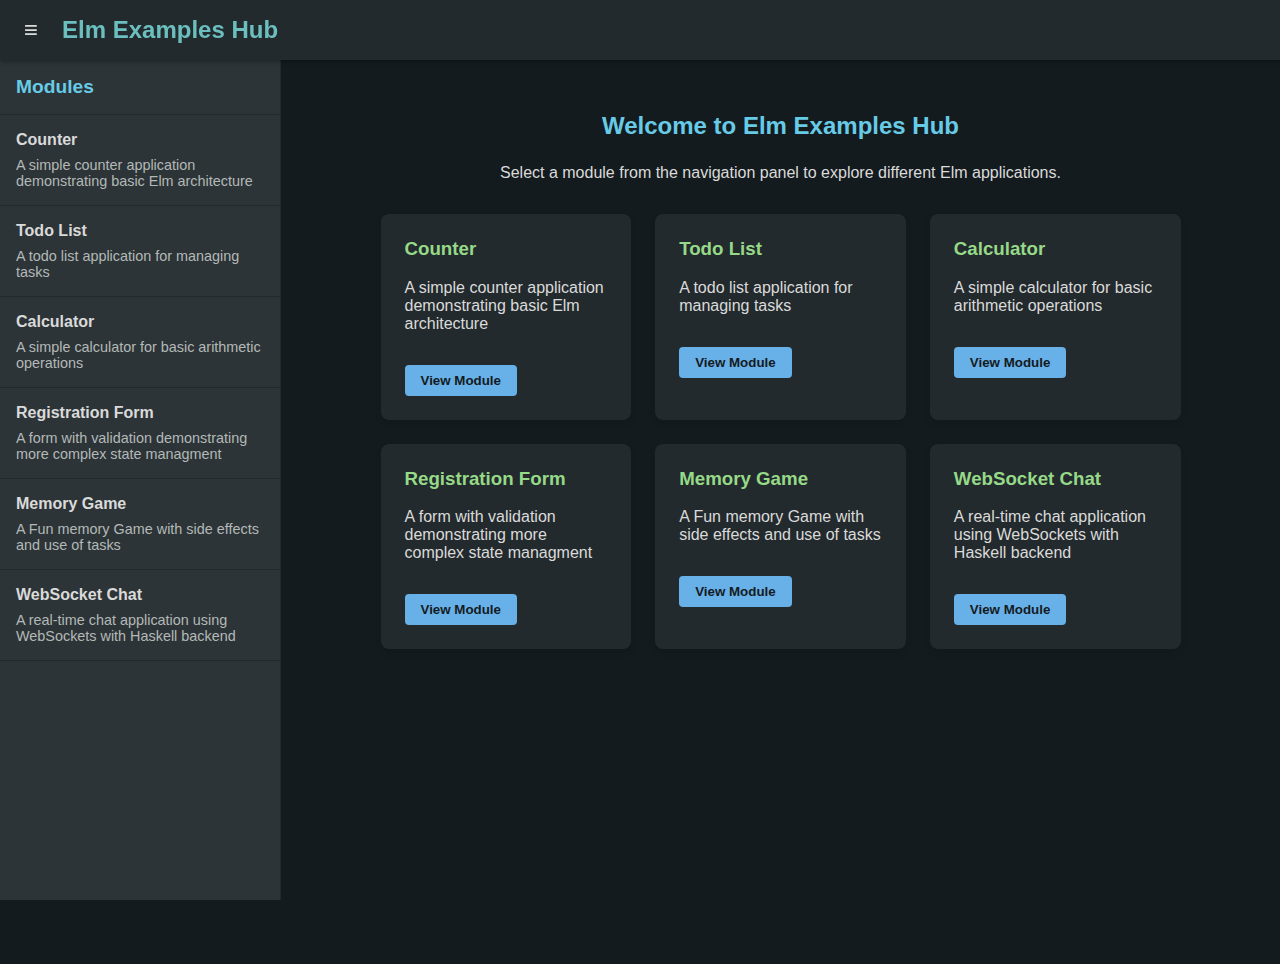
<file: index.html>
<!DOCTYPE html>
<html lang="en">
  <head>
    <meta charset="utf-8">
    <meta name="viewport" content="width=device-width, initial-scale=1.0">
    <title>Elm Examples Hub</title>
    <link rel="stylesheet" href="./style.css">
  </head>
  <body>
    <!-- Specific div for Elm to take over -->
    <div id="elm-app"></div>

    <!-- Load Elm application first -->
    <script src="elm.js"></script>

    <!-- Initialize Elm and make it globally available to other scripts -->
    <script>
      document.addEventListener('DOMContentLoaded', function() {
        // Initialize Elm app and store it in a global variable
        //window.elmApp = Elm.Main.init({
        //  node: document.getElementById("elm-app")
        //});
        console.log("Elm application initialized successfully");
      });
    </script>

    <!-- Then load WebSocket script which will use the global elmApp -->
    <script src="public/websocket.js"></script>
  </body>
</html>
</file>
<file: style.css>
/* Everblush color palette */
:root {
    --ev-background: #141b1e;
    --ev-foreground: #dadada;
    --ev-black: #232a2d;
    --ev-red: #e57474;
    --ev-green: #8ccf7e;
    --ev-yellow: #e5c76b;
    --ev-blue: #67b0e8;
    --ev-magenta: #c47fd5;
    --ev-cyan: #6cbfbf;
    --ev-white: #b3b9b8;
    --ev-bright-black: #2d3437;
    --ev-bright-red: #ef7e7e;
    --ev-bright-green: #96d988;
    --ev-bright-yellow: #f4d67a;
    --ev-bright-blue: #71baf2;
    --ev-bright-magenta: #ce89df;
    --ev-bright-cyan: #67cbe7;
    --ev-bright-white: #bdc3c2;
    /* Additional UI colors */
    --nav-width: 280px;
    --header-height: 60px;
    --transition-speed: 0.3s;
}

/* Global styles */
body {
    font-family: -apple-system, BlinkMacSystemFont, 'Segoe UI', Roboto, Oxygen, Ubuntu, Cantarell, 'Open Sans', 'Helvetica Neue', sans-serif;
    margin: 0;
    padding: 0;
    background-color: var(--ev-background);
    color: var(--ev-foreground);
}

/* Layout containers */
.app-container {
    display: flex;
    flex-direction: column;
    min-height: 100vh;
}

.main-content {
    display: flex;
    flex: 1;
    position: relative;
}

/* Header styles */
header {
    background-color: var(--ev-black);
    height: var(--header-height);
    position: sticky;
    top: 0;
    z-index: 10;
    box-shadow: 0 2px 4px rgba(0, 0, 0, 0.3);
}

.header-container {
    display: flex;
    align-items: center;
    padding: 0 1rem;
    height: 100%;
}

.site-title {
    margin: 0;
    font-size: 1.5rem;
    color: var(--ev-cyan);
    cursor: pointer;
    transition: color 0.2s;
}

.site-title:hover {
    color: var(--ev-bright-cyan);
}

.menu-toggle {
    background: none;
    border: none;
    color: var(--ev-foreground);
    font-size: 1.5rem;
    padding: 0.5rem;
    margin-right: 1rem;
    cursor: pointer;
    display: flex;
    align-items: center;
    justify-content: center;
}

.menu-toggle:hover {
    color: var(--ev-bright-white);
}

/* Navigation styles */
nav {
    background-color: var(--ev-bright-black);
    width: var(--nav-width);
    height: calc(100vh - var(--header-height));
    position: sticky;
    top: var(--header-height);
    left: 0;
    overflow-y: auto;
    transition: transform var(--transition-speed) ease;
    z-index: 5;
    border-right: 1px solid var(--ev-black);
}

.nav-closed {
    transform: translateX(calc(-1 * var(--nav-width)));
}

.nav-open {
    transform: translateX(0);
}

.nav-header {
    padding: 1rem;
    font-size: 1.2rem;
    font-weight: bold;
    color: var(--ev-bright-cyan);
    border-bottom: 1px solid var(--ev-black);
}

.module-list {
    list-style: none;
    padding: 0;
    margin: 0;
}

.module-item {
    padding: 1rem;
    border-bottom: 1px solid var(--ev-black);
    cursor: pointer;
    transition: background-color 0.2s;
}

.module-item:hover {
    background-color: var(--ev-black);
}

.module-item.selected {
    background-color: var(--ev-blue);
    color: var(--ev-background);
}

.module-item.selected .module-description {
    color: var(--ev-black);
}

.module-name {
    font-weight: bold;
    margin-bottom: 0.5rem;
}

.module-description {
    font-size: 0.9rem;
    color: var(--ev-white);
}

/* Content area */
.content {
    flex: 1;
    padding: 2rem;
    transition: margin-left var(--transition-speed) ease;
    min-height: calc(100vh - var(--header-height));
    background-color: var(--ev-background);
}

/* Welcome page */
.welcome {
    max-width: 800px;
    margin: 0 auto;
    text-align: center;
}

.welcome h2 {
    color: var(--ev-bright-cyan);
    margin-bottom: 1.5rem;
}

.featured-modules {
    display: grid;
    grid-template-columns: repeat(auto-fit, minmax(250px, 1fr));
    gap: 1.5rem;
    margin-top: 2rem;
}

.featured-module {
    background-color: var(--ev-black);
    border-radius: 8px;
    padding: 1.5rem;
    box-shadow: 0 4px 6px rgba(0, 0, 0, 0.1);
    transition: transform 0.2s, box-shadow 0.2s;
    cursor: pointer;
    text-align: left;
}

.featured-module:hover {
    transform: translateY(-5px);
    box-shadow: 0 6px 10px rgba(0, 0, 0, 0.15);
}

.featured-module h3 {
    color: var(--ev-bright-green);
    margin-top: 0;
}

.view-button {
    background-color: var(--ev-blue);
    color: var(--ev-background);
    border: none;
    padding: 0.5rem 1rem;
    border-radius: 4px;
    cursor: pointer;
    font-weight: bold;
    margin-top: 1rem;
    transition: background-color 0.2s;
}

.view-button:hover {
    background-color: var(--ev-bright-blue);
}

/* Module content */
.module-content {
    max-width: 900px;
    margin: 0 auto;
}

.module-content h2 {
    color: var(--ev-bright-magenta);
    border-bottom: 2px solid var(--ev-magenta);
    padding-bottom: 0.5rem;
}

.module-placeholder {
    background-color: var(--ev-black);
    border-radius: 8px;
    padding: 2rem;
    margin-top: 2rem;
    text-align: center;
    color: var(--ev-bright-white);
}

/* Counter Module styles */
.counter-module {
    background-color: var(--ev-black);
    border-radius: 8px;
    padding: 2rem;
    margin-top: 1.5rem;
}

.counter-title {
    font-size: 1.5rem;
    font-weight: bold;
    color: var(--ev-bright-green);
    margin-bottom: 1rem;
}

.counter-description {
    color: var(--ev-white);
    margin-bottom: 2rem;
}

.counter-container {
    display: flex;
    justify-content: center;
    align-items: center;
    gap: 2rem;
    margin: 2rem 0;
}

.counter-button {
    font-size: 1.8rem;
    width: 4rem;
    height: 4rem;
    border-radius: 8px;
    border: 1px solid var(--ev-blue);
    background-color: var(--ev-bright-black);
    color: var(--ev-bright-white);
    cursor: pointer;
    transition: background-color 0.2s, transform 0.1s;
}

.counter-button:hover {
    background-color: var(--ev-blue);
    color: var(--ev-black);
}

.counter-button:active {
    transform: scale(0.95);
}

.counter-value {
    font-size: 2rem;
    font-weight: bold;
    color: var(--ev-yellow);
    min-width: 3rem;
    text-align: center;
}

.reset-button {
    display: block;
    margin: 0 auto;
    padding: 0.5rem 1.5rem;
    background-color: var(--ev-bright-black);
    color: var(--ev-foreground);
    border: 1px solid var(--ev-red);
    border-radius: 4px;
    cursor: pointer;
    transition: background-color 0.2s;
}

.reset-button:hover {
    background-color: var(--ev-red);
    color: var(--ev-black);
}

/* Counter explanation section */
.counter-explanation {
    margin-top: 3rem;
    padding: 1.5rem;
    background-color: var(--ev-bright-black);
    border-radius: 8px;
    border-left: 4px solid var(--ev-blue);
}

.explanation-title {
    font-size: 1.2rem;
    font-weight: bold;
    color: var(--ev-bright-blue);
    margin-bottom: 1rem;
}

/* Responsive adjustments for memory game */
@media (max-width: 600px) {
    .memory-game-board {
        grid-template-columns: repeat(3, 1fr);
    }
}

@media (max-width: 480px) {
    .memory-game-board {
        grid-template-columns: repeat(2, 1fr);
    }
}

/* Responsive adjustments */
@media (max-width: 768px) {
    .form-module {
        padding: 1.5rem;
    }

    .form-actions {
        flex-direction: column;
    }

    .submit-button, .reset-button {
        width: 100%;
    }
}

/* Chat Module styles - FIXED */
.chat-module {
    background-color: var(--ev-black);
    border-radius: 8px;
    padding: 2rem;
    margin-top: 1.5rem;
    max-width: 900px;
    margin-left: auto;
    margin-right: auto;
}

.chat-header {
    margin-bottom: 2rem;
}

.chat-title {
    font-size: 1.5rem;
    font-weight: bold;
    color: var(--ev-bright-blue);
    margin-bottom: 0.5rem;
}

.chat-description {
    color: var(--ev-white);
    margin-bottom: 1.5rem;
}

.connection-status {
    display: flex;
    justify-content: space-between;
    align-items: center;
    padding: 1rem;
    background-color: var(--ev-bright-black);
    border-radius: 4px;
    margin-bottom: 1.5rem;
}

.user-settings {
    display: flex;
    align-items: center;
    gap: 0.75rem;
}

.username-label {
    color: var(--ev-foreground);
}

.username-input {
    padding: 0.5rem;
    background-color: var(--ev-background);
    border: 1px solid var(--ev-bright-black);
    border-radius: 4px;
    color: var(--ev-foreground);
}

.username-input:focus {
    outline: none;
    border-color: var(--ev-blue);
}

.connection-controls {
    display: flex;
    align-items: center;
    gap: 1rem;
}

.connect-button {
    padding: 0.5rem 1rem;
    background-color: var(--ev-blue);
    color: var(--ev-background);
    border: none;
    border-radius: 4px;
    cursor: pointer;
    transition: background-color 0.2s;
}

.connect-button:hover:not([disabled]) {
    background-color: var(--ev-bright-blue);
}

.connect-button[disabled] {
    opacity: 0.6;
    cursor: not-allowed;
}

.status-indicator {
    padding: 0.25rem 0.5rem;
    border-radius: 4px;
    font-size: 0.85rem;
}

.status-indicator.disconnected {
    color: var(--ev-red);
}

.status-indicator.connecting {
    color: var(--ev-yellow);
}

.status-indicator.connected {
    color: var(--ev-green);
}

.status-indicator.failed {
    color: var(--ev-red);
}

.chat-interface {
    display: flex;
    flex-direction: column;
    gap: 1rem;
    height: 500px;
}

.chat-container {
    display: flex;
    gap: 1rem;
    height: 400px;
}

.message-list {
    flex: 3;
    background-color: var(--ev-bright-black);
    border-radius: 4px;
    padding: 1rem;
    overflow-y: auto;
    display: flex;
    flex-direction: column;
    gap: 0.75rem;
}

.empty-chat {
    text-align: center;
    color: var(--ev-white);
    margin-top: 2rem;
    opacity: 0.7;
}

.message {
    background-color: var(--ev-black);
    border-radius: 4px;
    padding: 0.75rem;
    animation: message-appear 0.3s ease-out;
}

@keyframes message-appear {
    from {
        opacity: 0;
        transform: translateY(10px);
    }
    to {
        opacity: 1;
        transform: translateY(0);
    }
}

.message-header {
    display: flex;
    justify-content: space-between;
    margin-bottom: 0.5rem;
}

.message-sender {
    font-weight: bold;
    color: var(--ev-bright-cyan);
}

.message-time {
    font-size: 0.8rem;
    color: var(--ev-white);
    opacity: 0.7;
}

.message-content {
    color: var(--ev-foreground);
    word-break: break-word;
}

.users-list {
    flex: 1;
    background-color: var(--ev-bright-black);
    border-radius: 4px;
    display: flex;
    flex-direction: column;
}

.users-header {
    padding: 0.75rem;
    background-color: var(--ev-black);
    border-radius: 4px 4px 0 0;
    font-weight: bold;
    color: var(--ev-bright-yellow);
}

.users-container {
    padding: 0.75rem;
    overflow-y: auto;
    flex: 1;
}

.user-item {
    padding: 0.5rem;
    margin-bottom: 0.25rem;
    background-color: var(--ev-black);
    border-radius: 4px;
    color: var(--ev-foreground);
}

.no-users {
    color: var(--ev-white);
    opacity: 0.7;
    text-align: center;
    margin-top: 1rem;
}

.message-input-container {
    display: flex;
    gap: 0.5rem;
}

.message-input {
    flex: 1;
    padding: 0.8rem 1rem;
    font-size: 1rem;
    border: none;
    border-radius: 4px;
    background-color: var(--ev-background);
    color: var(--ev-foreground);
    border: 1px solid var(--ev-bright-black);
}

.message-input:focus {
    outline: none;
    border-color: var(--ev-blue);
}

.message-input[disabled] {
    opacity: 0.6;
    cursor: not-allowed;
}

.send-button {
    padding: 0.8rem 1.5rem;
    background-color: var(--ev-blue);
    color: var(--ev-background);
    border: none;
    border-radius: 4px;
    cursor: pointer;
    font-weight: bold;
    transition: background-color 0.2s;
}

.send-button:hover:not([disabled]) {
    background-color: var(--ev-bright-blue);
}

.send-button[disabled] {
    opacity: 0.6;
    cursor: not-allowed;
}

.chat-explanation {
    margin-top: 3rem;
    padding: 1.5rem;
    background-color: var(--ev-bright-black);
    border-radius: 8px;
    border-left: 4px solid var(--ev-blue);
}

/* Responsive adjustments for chat */
@media (max-width: 768px) {
    .chat-container {
        flex-direction: column;
        height: auto;
    }

    .message-list {
        height: 300px;
    }

    .users-list {
        height: 150px;
    }

    .connection-status {
        flex-direction: column;
        gap: 1rem;
        align-items: flex-start;
    }
}--ev-bright-black);
    border-radius: 8px;
    border-left: 4px solid var(--ev-cyan);
}

.explanation-title {
    font-size: 1.2rem;
    font-weight: bold;
    color: var(--ev-cyan);
    margin-bottom: 1rem;
}

.explanation-item {
    margin-bottom: 0.5rem;
    color: var(--ev-white);
    font-family: monospace;
    line-height: 1.5;
}

/* Todo Module styles */
.todo-module {
    background-color: var(--ev-black);
    border-radius: 8px;
    padding: 2rem;
    margin-top: 1.5rem;
    max-width: 800px;
    margin-left: auto;
    margin-right: auto;
}

.todo-header {
    margin-bottom: 2rem;
}

.todo-header h2 {
    color: var(--ev-bright-green);
    margin-bottom: 0.5rem;
}

.todo-description {
    color: var(--ev-white);
    margin-bottom: 1.5rem;
}

.todo-input-container {
    display: flex;
    margin-bottom: 2rem;
}

.todo-input {
    flex: 1;
    padding: 0.8rem 1rem;
    font-size: 1rem;
    border: none;
    border-radius: 4px 0 0 4px;
    background-color: var(--ev-background);
    color: var(--ev-foreground);
    border: 1px solid var(--ev-bright-black);
    border-right: none;
}

.todo-input:focus {
    outline: none;
    border-color: var(--ev-blue);
}

.add-todo-button {
    padding: 0.8rem 1.5rem;
    background-color: var(--ev-blue);
    color: var(--ev-background);
    border: none;
    border-radius: 0 4px 4px 0;
    cursor: pointer;
    font-weight: bold;
}

.add-todo-button:hover {
    background-color: var(--ev-bright-blue);
}

.empty-todos {
    text-align: center;
    padding: 2rem;
    color: var(--ev-white);
    background-color: var(--ev-bright-black);
    border-radius: 4px;
    margin-bottom: 2rem;
}

.todos-container {
    margin-bottom: 2rem;
    border-radius: 4px;
    overflow: hidden;
}

.todo-item {
    display: flex;
    align-items: center;
    padding: 1rem;
    background-color: var(--ev-bright-black);
    border-bottom: 1px solid var(--ev-black);
}

.todo-item:last-child {
    border-bottom: none;
}

.todo-item.completed .todo-text {
    text-decoration: line-through;
    color: var(--ev-white);
    opacity: 0.6;
}

.todo-checkbox {
    margin-right: 1rem;
    width: 18px;
    height: 18px;
    cursor: pointer;
}

.todo-text {
    flex: 1;
    color: var(--ev-foreground);
    cursor: text;
}

.delete-todo {
    background: none;
    border: none;
    color: var(--ev-red);
    font-size: 1.5rem;
    cursor: pointer;
    opacity: 0.5;
    transition: opacity 0.2s;
    padding: 0 0.5rem;
}

.delete-todo:hover {
    opacity: 1;
}

.todo-controls {
    display: flex;
    justify-content: space-between;
    align-items: center;
    padding: 1rem;
    background-color: var(--ev-bright-black);
    border-radius: 4px;
    font-size: 0.9rem;
}

.items-left {
    color: var(--ev-white);
}

.filters {
    display: flex;
    gap: 0.5rem;
}

.filter-button {
    background-color: transparent;
    border: 1px solid transparent;
    color: var(--ev-foreground);
    padding: 0.3rem 0.8rem;
    border-radius: 3px;
    cursor: pointer;
}

.filter-button:hover {
    border-color: var(--ev-blue);
}

.filter-button.active {
    background-color: var(--ev-blue);
    color: var(--ev-black);
}

.clear-completed {
    background-color: transparent;
    border: none;
    color: var(--ev-red);
    cursor: pointer;
    padding: 0.3rem 0.8rem;
}

.clear-completed:hover {
    text-decoration: underline;
}

.todo-item.editing {
    padding: 0;
}

.edit-todo-input {
    width: 100%;
    padding: 1rem;
    font-size: 1rem;
    border: none;
    background-color: var(--ev-background);
    color: var(--ev-foreground);
    outline: 2px solid var(--ev-blue);
}

.todo-explanation {
    margin-top: 3rem;
    padding: 1.5rem;
    background-color: var(--ev-bright-black);
    border-radius: 8px;
    border-left: 4px solid var(--ev-yellow);
}

.explanation-title {
    font-size: 1.2rem;
    font-weight: bold;
    color: var(--ev-yellow);
    margin-bottom: 1rem;
}

/* Calculator Module styles */
.calculator-module {
    background-color: var(--ev-black);
    border-radius: 8px;
    padding: 2rem;
    margin-top: 1.5rem;
    max-width: 320px;
    margin-left: auto;
    margin-right: auto;
}

.calculator-header {
    margin-bottom: 1.5rem;
}

.calculator-title {
    font-size: 1.5rem;
    font-weight: bold;
    color: var(--ev-bright-yellow);
    margin-bottom: 0.5rem;
}

.calculator-description {
    color: var(--ev-white);
    font-size: 0.9rem;
    margin-bottom: 1rem;
}

.calculator-body {
    background-color: var(--ev-bright-black);
    border-radius: 8px;
    overflow: hidden;
    box-shadow: 0 4px 10px rgba(0, 0, 0, 0.2);
}

.calculator-display-container {
    background-color: var(--ev-black);
    padding: 1rem;
    text-align: right;
    border-bottom: 1px solid var(--ev-bright-black);
}

.calculator-display {
    font-size: 2rem;
    font-family: monospace;
    color: var(--ev-bright-cyan);
    min-height: 2.5rem;
    overflow: hidden;
    text-overflow: ellipsis;
    white-space: nowrap;
}

.calculator-keypad {
    display: flex;
    flex-direction: column;
    gap: 1px;
    background-color: var(--ev-black);
    padding: 1px;
}

.keypad-row {
    display: flex;
    gap: 1px;
}

.calculator-key {
    flex: 1;
    aspect-ratio: 1;
    font-size: 1.25rem;
    font-weight: bold;
    background-color: var(--ev-bright-black);
    border: none;
    color: var(--ev-foreground);
    cursor: pointer;
    transition: background-color 0.15s, transform 0.1s;
    display: flex;
    align-items: center;
    justify-content: center;
}

.calculator-key:active {
    transform: scale(0.95);
}

.number-key {
    background-color: var(--ev-bright-black);
}

.number-key:hover {
    background-color: var(--ev-black);
}

.function-key {
    background-color: var(--ev-black);
    color: var(--ev-bright-cyan);
}

.function-key:hover {
    background-color: #1a2326;
}

.operator-key {
    background-color: var(--ev-blue);
    color: var(--ev-background);
}

.operator-key:hover {
    background-color: var(--ev-bright-blue);
}

.equals-key {
    background-color: var(--ev-bright-green);
    color: var(--ev-background);
}

.equals-key:hover {
    background-color: var(--ev-green);
}

.double-width {
    flex: 2;
}

.calculator-explanation {
    margin-top: 3rem;
    padding: 1.5rem;
    background-color: var(--ev-bright-black);
    border-radius: 8px;
    border-left: 4px solid var(--ev-bright-magenta);
}

.keypad-row:last-child {
    display: grid;
    grid-template-columns: 2fr 1fr 1fr;
    gap: 1px;
}

/* Responsive adjustments */
@media (max-width: 360px) {
    .calculator-module {
        padding: 1rem;
    }
    .calculator-key {
        font-size: 1rem;
    }
    .calculator-display {
        font-size: 1.5rem;
    }
}

/* Responsive adjustments */
@media (max-width: 768px) {
    .featured-modules {
        grid-template-columns: 1fr;
    }
    .content {
        padding: 1rem;
    }
    .counter-container {
        gap: 1rem;
    }
    .counter-button {
        width: 3rem;
        height: 3rem;
        font-size: 1.5rem;
    }
}

/* Form Module styles */
.form-module {
    background-color: var(--ev-black);
    border-radius: 8px;
    padding: 2rem;
    margin-top: 1.5rem;
    max-width: 600px;
    margin-left: auto;
    margin-right: auto;
}

.form-header {
    margin-bottom: 2rem;
}

.form-title {
    font-size: 1.5rem;
    font-weight: bold;
    color: var(--ev-bright-magenta);
    margin-bottom: 0.5rem;
}

.form-description {
    color: var(--ev-white);
    margin-bottom: 1rem;
}

.registration-form {
    display: flex;
    flex-direction: column;
    gap: 1.5rem;
}

.form-field {
    display: flex;
    flex-direction: column;
    gap: 0.5rem;
}

.field-label {
    font-weight: bold;
    color: var(--ev-foreground);
}

.field-input {
    padding: 0.8rem 1rem;
    font-size: 1rem;
    border: 1px solid var(--ev-bright-black);
    border-radius: 4px;
    background-color: var(--ev-background);
    color: var(--ev-foreground);
    transition: border-color 0.2s, box-shadow 0.2s;
}

.field-input:focus {
    outline: none;
    border-color: var(--ev-blue);
    box-shadow: 0 0 0 2px rgba(103, 176, 232, 0.3);
}

.field-input.error {
    border-color: var(--ev-red);
}

.field-error {
    color: var(--ev-red);
    font-size: 0.85rem;
    margin-top: 0.25rem;
}

.form-checkbox {
    display: flex;
    flex-direction: column;
    gap: 0.5rem;
}

.checkbox-container {
    display: flex;
    align-items: center;
    gap: 0.75rem;
    cursor: pointer;
}

.checkbox-label {
    color: var(--ev-foreground);
}

.form-actions {
    display: flex;
    gap: 1rem;
    margin-top: 1rem;
}

.submit-button {
    padding: 0.8rem 2rem;
    background-color: var(--ev-magenta);
    color: var(--ev-background);
    border: none;
    border-radius: 4px;
    font-weight: bold;
    cursor: pointer;
    transition: background-color 0.2s;
}

.submit-button:hover {
    background-color: var(--ev-bright-magenta);
}

.reset-button {
    padding: 0.8rem 2rem;
    background-color: var(--ev-bright-black);
    color: var(--ev-foreground);
    border: 1px solid var(--ev-black);
    border-radius: 4px;
    cursor: pointer;
    transition: background-color 0.2s;
}

.reset-button:hover {
    background-color: var(--ev-black);
}

/* Success message styles */
.success-message {
    background-color: var(--ev-bright-black);
    border-radius: 8px;
    padding: 2rem;
    text-align: center;
    display: flex;
    flex-direction: column;
    align-items: center;
    gap: 1rem;
}

.success-icon {
    width: 60px;
    height: 60px;
    background-color: var(--ev-green);
    border-radius: 50%;
    display: flex;
    justify-content: center;
    align-items: center;
    font-size: 2rem;
    color: var(--ev-background);
    margin-bottom: 1rem;
}

.success-message h3 {
    color: var(--ev-bright-green);
    font-size: 1.5rem;
    margin: 0;
}

.success-message p {
    color: var(--ev-foreground);
    margin: 0.5rem 0;
}

.success-email {
    font-family: monospace;
    font-size: 1.1rem;
    background-color: var(--ev-black);
    padding: 0.5rem 1rem;
    border-radius: 4px;
    margin: 0.5rem 0 1rem;
}

.new-registration-button {
    margin-top: 1rem;
    padding: 0.8rem 1.5rem;
    background-color: var(--ev-magenta);
    color: var(--ev-background);
    border: none;
    border-radius: 4px;
    font-weight: bold;
    cursor: pointer;
    transition: background-color 0.2s;
}

.new-registration-button:hover {
    background-color: var(--ev-bright-magenta);
}

.form-explanation {
    margin-top: 3rem;
    padding: 1.5rem;
    background-color: var(--ev-bright-black);
    border-radius: 8px;
    border-left: 4px solid var(--ev-magenta);
}

/* Memory Game Module styles - FIXED */
.memory-game-module {
    background-color: var(--ev-black);
    border-radius: 8px;
    padding: 2rem;
    margin-top: 1.5rem;
    max-width: 800px;
    margin-left: auto;
    margin-right: auto;
}

.memory-game-header {
    margin-bottom: 2rem;
}

.memory-game-title {
    font-size: 1.5rem;
    font-weight: bold;
    color: var(--ev-bright-blue);
    margin-bottom: 0.5rem;
}

.memory-game-description {
    color: var(--ev-white);
    margin-bottom: 1.5rem;
}

.memory-game-content {
    margin-bottom: 2rem;
}

.memory-game-stats {
    display: flex;
    justify-content: space-between;
    padding: 1rem;
    background-color: var(--ev-bright-black);
    border-radius: 4px;
    margin-bottom: 1.5rem;
}

.stat-item {
    display: flex;
    align-items: center;
}

.stat-label {
    color: var(--ev-white);
    margin-right: 0.5rem;
}

.stat-value {
    color: var(--ev-bright-cyan);
    font-weight: bold;
}

.memory-game-board {
    display: grid;
    grid-template-columns: repeat(4, 1fr);
    gap: 1rem;
    margin: 2rem 0;
}

.memory-card {
    aspect-ratio: 1;
    background-color: var(--ev-bright-black);
    border-radius: 8px;
    cursor: pointer;
    display: flex;
    align-items: center;
    justify-content: center;
    perspective: 1000px;
    transition: transform 0.3s;
    border: 2px solid var(--ev-black);
}

.memory-card:hover {
    transform: scale(1.05);
    border-color: var(--ev-blue);
}

.card-back, .card-front {
    width: 100%;
    height: 100%;
    display: flex;
    align-items: center;
    justify-content: center;
    backface-visibility: hidden;
    transition: transform 0.6s;
    font-size: 2.5rem;
}

.card-back {
    background-color: var(--ev-bright-black);
    color: var(--ev-bright-white);
    font-weight: bold;
}

.card-front {
    color: var(--ev-background);
}

.memory-card.revealed {
    transform: rotateY(180deg);
    background-color: var(--ev-blue);
}

.memory-card.matched {
    background-color: var(--ev-bright-green);
    cursor: default;
}

.memory-card.matched:hover {
    transform: none;
    border-color: var(--ev-bright-green);
}

.memory-game-welcome, .memory-game-completed {
    text-align: center;
    padding: 3rem 1rem;
    background-color: var(--ev-bright-black);
    border-radius: 8px;
    margin: 2rem 0;
}

.memory-game-welcome h3, .memory-game-completed h3 {
    color: var(--ev-bright-cyan);
    margin-bottom: 1rem;
}

.memory-game-welcome p, .memory-game-completed p {
    color: var(--ev-white);
    margin-bottom: 1.5rem;
}

.start-game-button, .play-again-button {
    background-color: var(--ev-bright-blue);
    color: var(--ev-background);
    border: none;
    padding: 0.8rem 2rem;
    border-radius: 4px;
    font-weight: bold;
    cursor: pointer;
    transition: background-color 0.2s;
}

.start-game-button:hover, .play-again-button:hover {
    background-color: var(--ev-blue);
}

.reset-game-button {
    background-color: var(--ev-bright-black);
    color: var(--ev-red);
    border: 1px solid var(--ev-red);
    padding: 0.5rem 1.5rem;
    border-radius: 4px;
    cursor: pointer;
    transition: background-color 0.2s, color 0.2s;
    margin: 0 auto;
    display: block;
}

.reset-game-button:hover {
    background-color: var(--ev-red);
    color: var(--ev-black);
}

.memory-game-controls {
    margin-top: 1.5rem;
    text-align: center;
}

.memory-game-stats .stat-item.time {
    display: flex;
    align-items: center;
}

.memory-game-stats .time .stat-value {
    font-family: monospace;
    font-size: 1.2rem;
    color: var(--ev-bright-yellow);
    min-width: 56px;
    text-align: right;
}

.memory-game-completed p {
    margin: 0.5rem 0;
}

.memory-game-explanation {
    margin-top: 3rem;
    padding: 1.5rem;
    background-color: var(
</file>
